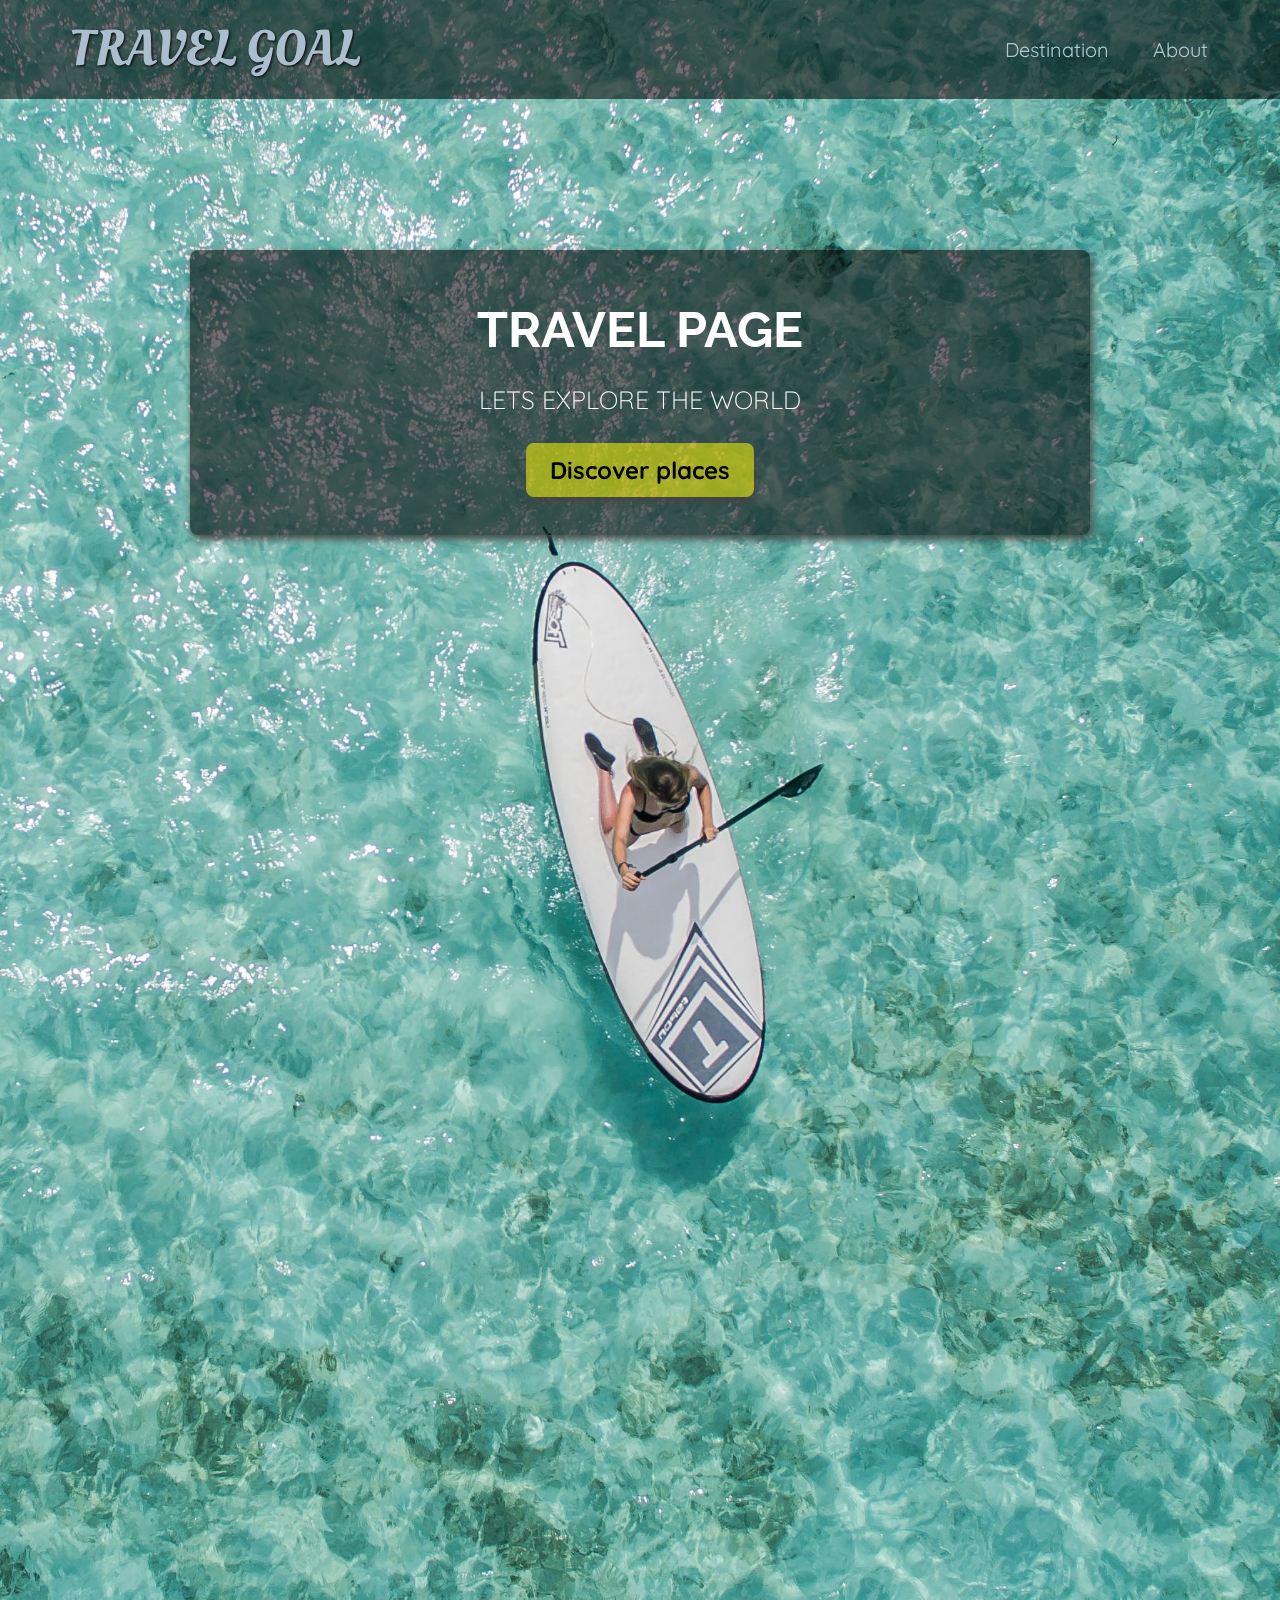
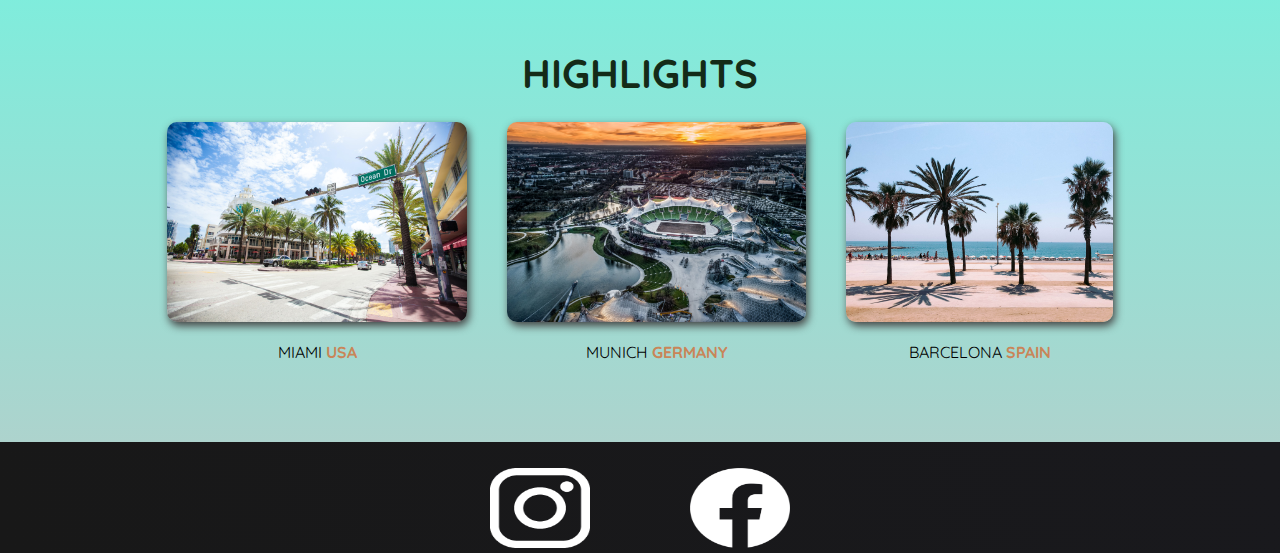
<file: index.html>
<!DOCTYPE html>
<html lang="en">
  <head>
    <title>Travel Goal</title>
    <link
      href="https://fonts.googleapis.com/css2?family=Raleway:wght@700&family=Oleo+Script:wght@700&family=Quicksand:wght@300;500;700&display=swap"
      rel="stylesheet"
    />
    <link href="styles/shared.css" rel="stylesheet" />
    <link href="styles/index.css" rel="stylesheet" />
  </head>
  <body>
    <header>
      <div id="logo">
        <a href="index.html">Travel goal</a>
      </div>
      <nav>
        <ul>
          <li><a href="pages/places.html">Destination</a></li>
          <li><a href="pages/about.html">About</a></li>
        </ul>
      </nav>
    </header>
    <main>
      <section id="hero">
        <div id="hero-content">
          <h1>Travel page</h1>
          <p>lets Explore the world</p>
          <a href="pages/places.html">Discover places</a>
        </div>
      </section>
      <section id="highlights">
        <h2>Highlights</h2>
        <ul id="Destination">
          <li class="Desti">
            <img src="image/places/miami.jpg" alt="streets of miami" />
            <p>miami <strong>USA</strong></p>
          </li>
          <li class="Desti">
            <img src="image/places/munich.jpg" alt="munich" />
            <p>munich <strong>Germany</strong></p>
          </li>
          <li class="Desti">
            <img src="image/places/barcelona.jpg" alt="barcelona"/>
            <p>barcelona <strong>spain</strong></p>
          </li>
        </ul>
      </section>
    </main>
    <footer>
      <ul>
        <li><a href="https://www.instagram.com/" target="_blank"><img src ="/image/icons/insta.png"></a></li>
        <li><a href="https://www.facebook.com/" target="_blank"><img src ="image/icons/facebook.png"></a></li>
      </ul>
    </footer>
  </body>
</html>
</file>
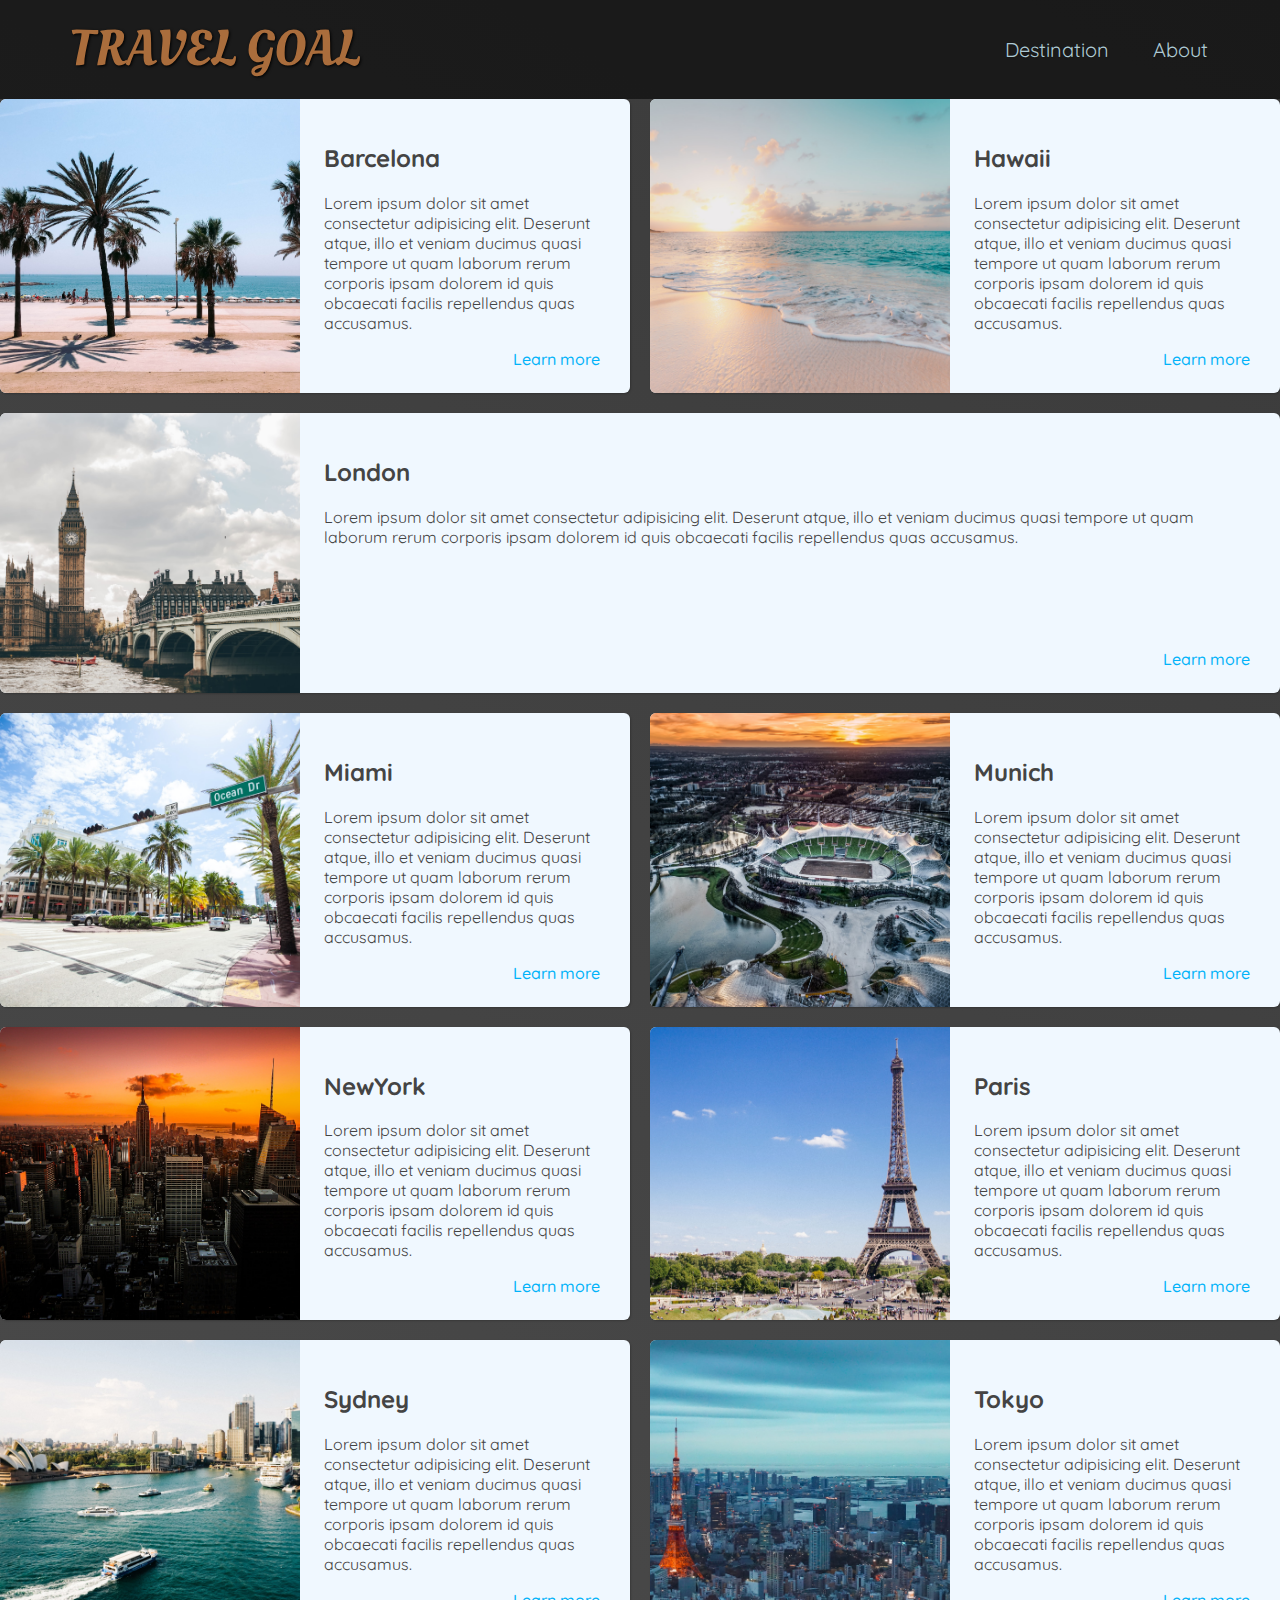
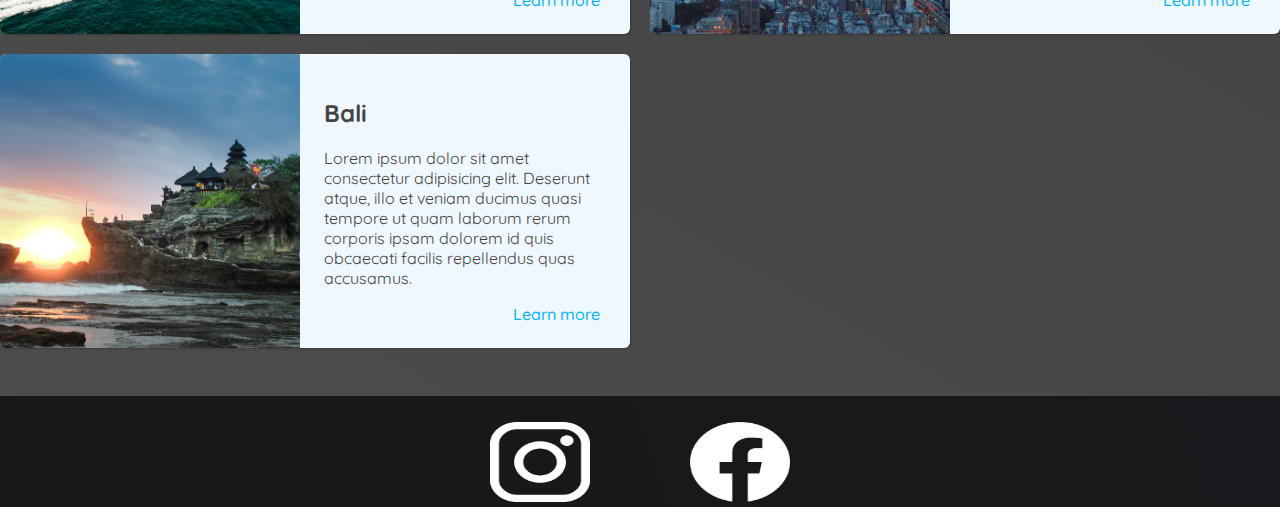
<file: pages/places.html>
<!DOCTYPE html>
<html lang="en">
  <head>
    <title>Travel Goal</title>
    <link
      href="https://fonts.googleapis.com/css2?family=Raleway:wght@700&family=Oleo+Script:wght@700&family=Quicksand:wght@300;500;700&display=swap"
      rel="stylesheet"
    />
    <link href="/styles/shared.css" rel="stylesheet" />
    <link href="/styles/places.css" rel="stylesheet" />
  </head>
  <body>
    <header>
      <div id="logo">
        <a href="/index.html">Travel goal</a>
      </div>
      <nav>
        <ul>
          <li><a href="/pages/places.html">Destination</a></li>
          <li><a href="/pages/about.html">About</a></li>
        </ul>
      </nav>
    </header>
    <main>
      <ul>
        <li>
          <img src="/image/places/barcelona.jpg" alt="image of barcelona" />
          <div class="content">
            <div>
              <h2>Barcelona</h2>
              <p>
                Lorem ipsum dolor sit amet consectetur adipisicing elit.
                Deserunt atque, illo et veniam ducimus quasi tempore ut quam
                laborum rerum corporis ipsam dolorem id quis obcaecati facilis
                repellendus quas accusamus.
              </p>
            </div>
            <div class="actions">
              <a href="https://en.wikipedia.org/wiki/Barcelona">Learn more</a>
            </div>
          </div>
        </li>
        <li>
          <img src="/image/places/hawaii.jpg" alt="image of hawaii" />
          <div class="content">
            <div>
              <h2>Hawaii</h2>
              <p>
                Lorem ipsum dolor sit amet consectetur adipisicing elit.
                Deserunt atque, illo et veniam ducimus quasi tempore ut quam
                laborum rerum corporis ipsam dolorem id quis obcaecati facilis
                repellendus quas accusamus.
              </p>
            </div>
            <div class="actions">
              <a href="https://en.wikipedia.org/wiki/Hawaii">Learn more</a>
            </div>
          </div>
        </li>
        <li>
          <img src="/image/places/london.jpg" alt="image of london" />
          <div class="content">
            <div>
              <h2>London</h2>
              <p>
                Lorem ipsum dolor sit amet consectetur adipisicing elit.
                Deserunt atque, illo et veniam ducimus quasi tempore ut quam
                laborum rerum corporis ipsam dolorem id quis obcaecati facilis
                repellendus quas accusamus.
              </p>
            </div>
            <div class="actions">
              <a href="https://en.wikipedia.org/wiki/London">Learn more</a>
            </div>
          </div>
        </li>
        <li>
          <img src="/image/places/miami.jpg" alt="image of miami" />
          <div class="content">
            <div>
              <h2>Miami</h2>
              <p>
                Lorem ipsum dolor sit amet consectetur adipisicing elit.
                Deserunt atque, illo et veniam ducimus quasi tempore ut quam
                laborum rerum corporis ipsam dolorem id quis obcaecati facilis
                repellendus quas accusamus.
              </p>
            </div>
            <div class="actions">
              <a href="https://en.wikipedia.org/wiki/Miami">Learn more</a>
            </div>
          </div>
        </li>
        <li>
          <img src="/image/places/munich.jpg" alt="image of munich" />
          <div class="content">
            <div>
              <h2>Munich</h2>
              <p>
                Lorem ipsum dolor sit amet consectetur adipisicing elit.
                Deserunt atque, illo et veniam ducimus quasi tempore ut quam
                laborum rerum corporis ipsam dolorem id quis obcaecati facilis
                repellendus quas accusamus.
              </p>
            </div>
            <div class="actions">
              <a href="https://en.wikipedia.org/wiki/Munich">Learn more</a>
            </div>
          </div>
        </li>
        <li>
          <img src="/image/places/new-york-city.jpg" alt="image of new-york-city" />
          <div class="content">
            <div>
              <h2>NewYork</h2>
              <p>
                Lorem ipsum dolor sit amet consectetur adipisicing elit.
                Deserunt atque, illo et veniam ducimus quasi tempore ut quam
                laborum rerum corporis ipsam dolorem id quis obcaecati facilis
                repellendus quas accusamus.
              </p>
            </div>
            <div class="actions">
              <a href="https://en.wikipedia.org/wiki/New_York_City">Learn more</a>
            </div>
          </div>
        </li>
        <li>
          <img src="/image/places/paris.jpg" alt="image of paris" />
          <div class="content">
            <div>
              <h2>paris</h2>
              <p>
                Lorem ipsum dolor sit amet consectetur adipisicing elit.
                Deserunt atque, illo et veniam ducimus quasi tempore ut quam
                laborum rerum corporis ipsam dolorem id quis obcaecati facilis
                repellendus quas accusamus.
              </p>
            </div>
            <div class="actions">
              <a href="https://en.wikipedia.org/wiki/Paris">Learn more</a>
            </div>
          </div>
        </li>
        <li>
          <img src="/image/places/sydney.jpg" alt="image of sydney" />
          <div class="content">
            <div>
              <h2>sydney</h2>
              <p>
                Lorem ipsum dolor sit amet consectetur adipisicing elit.
                Deserunt atque, illo et veniam ducimus quasi tempore ut quam
                laborum rerum corporis ipsam dolorem id quis obcaecati facilis
                repellendus quas accusamus.
              </p>
            </div>
            <div class="actions">
              <a href="https://en.wikipedia.org/wiki/Sydney">Learn more</a>
            </div>
          </div>
        </li>
        <li>
          <img src="/image/places/tokyo.jpg" alt="image of Tokyo" />
          <div class="content">
            <div>
              <h2>Tokyo</h2>
              <p>
                Lorem ipsum dolor sit amet consectetur adipisicing elit.
                Deserunt atque, illo et veniam ducimus quasi tempore ut quam
                laborum rerum corporis ipsam dolorem id quis obcaecati facilis
                repellendus quas accusamus.
              </p>
            </div>
            <div class="actions">
              <a href="https://en.wikipedia.org/wiki/Tokyo">Learn more</a>
            </div>
          </div>
        </li>
        <li>
          <img src="/image/places/bali.jpg" alt="image of bali" />
          <div class="content">
            <div>
              <h2>Bali</h2>
              <p>
                Lorem ipsum dolor sit amet consectetur adipisicing elit.
                Deserunt atque, illo et veniam ducimus quasi tempore ut quam
                laborum rerum corporis ipsam dolorem id quis obcaecati facilis
                repellendus quas accusamus.
              </p>
            </div>
            <div class="actions">
              <a href="https://en.wikipedia.org/wiki/Bali">Learn more</a>
            </div>
          </div>
        </li>
      </ul>
    </main>
    <footer>
      <ul>
        <li>
          <a href="https://www.instagram.com/" target="_blank"
            ><img src="/image/icons/insta.png"
          /></a>
        </li>
        <li>
          <a href="https://www.facebook.com/" target="_blank"
            ><img src="/image/icons/facebook.png"
          /></a>
        </li>
      </ul>
    </footer>
  </body>
</html>
</file>
<file: styles/shared.css>
body {
  font-family: "Quicksand", sans-serif;
  margin: 0;
}
header {
  background-color: rgba(0, 0, 0, 0.559);
  width: 100%;
  box-sizing: border-box;
  position: fixed;
  display: flex;
  flex-direction: row;
  justify-content: space-between;
  align-items: center;
  padding: 15px 60px;
}
#logo a {
  padding: 10px;
  font-family: "Oleo script", sans-serif;
  color: #abbece;
  font-size: 50px;
  text-decoration: none;
  text-transform: uppercase;
  text-shadow: 1px 1px 3px black;
}
#logo a:hover {
    color:rgb(170,109,60);
}

ul {
  list-style: none;
  margin: 0;
  padding: 0;
}
header ul {
  display: flex;
}
header li {
  margin-left: 20px;
}
header a {
  text-decoration: none;
  color: rgb(174, 202, 212);
  font-size: 20px;
  padding: 12px;
  text-shadow: 1px 1px 2px rgb(0, 0, 0, 0.2);
}
header ul a:hover {
  color: rgb(92, 194, 231);
  background-color: rgb(82, 113, 113);
  border-radius: 20px;
}
footer {
  background:linear-gradient(70deg,rgb(24,24,24),rgb(25,25,29));
    margin-bottom: 0;
    padding:26px;
    padding-bottom: 5px;
}
footer li {
  height: 80px;
  width: 100px;
    margin:0 50px;
}
footer img{
    width: 100%;
    height: 100%;
    
}
footer ul{
    display: flex;
    justify-content: center;
}
</file>
<file: styles/index.css>
#hero {
  height: 100rem;
  background-image: url("/image/places/ocean.jpg");
  background-position: center;
  background-size: cover;
}
#hero-content {
  width: 900px;
  background-color: rgba(0, 0, 0, 0.559);
  box-shadow: 2px 4px 8px rgb(68, 67, 67);
  border-radius: 8px;
  text-align: center;
  padding: 50px 0;
  margin: 0 auto;
  position: relative;
  top: 250px;
}
#hero-content h1 {
  color: white;
  text-transform: uppercase;
  font-size: 50px;
  font-family: "Raleway", sans-serif;
  margin: 0;
}
#hero-content p {
  color: white;
  text-transform: uppercase;
  font-size: 25px;
  font-weight: 300;
  margin-bottom: 40px;
}
#hero-content a {
  text-decoration: none;
  background-color: rgba(255, 251, 0, 0.532);
  padding: 12px 24px;
  color: black;
  font-size: 24px;
  font-weight: 700;
  border-radius: 8px;
  box-shadow: 2px 4px 8px rgb(68, 67, 67);
}
#hero-content a:hover {
  background-color: rgb(255, 251, 0);
}
#Destination {
  display: flex;
  width: 90%;
  margin: auto;
  margin-bottom: 40px;
  justify-content: center;
}
#Destination p {
  text-transform: uppercase;
  text-align: center;
}
.Desti{
    margin: 0 20px;
}
.Desti img {
  height: 200px;
  width: 100%;
  box-shadow: 2px 4px 8px rgb(68,67,67);
  border-radius: 10px;
  object-fit: cover;
  
}
#highlights h2{
    color: rgb(20,43,24);
    text-transform: uppercase;
    text-align: center;
    margin: 24px 0;
    
    font-size: 40px;
}
#highlights {
  background:linear-gradient(180deg,rgba(84, 230, 208, 0.746),rgb(173, 211, 205));
  padding:24px;
}
p strong{
    color: rgb(201,133,88);
}
</file>
<file: styles/places.css>
body{
    background: linear-gradient(30deg,rgb(77,77,77),rgb(58,58,58));
    color:rgb(68,68,68);
}
#logo a{
    color:rgb(170,109,60);
}
#logo a:hover{
    color: #abbece;
}
header{
    position:static;
}
 

main ul{
    
    width: 80rem;
    margin: 0 auto 48px auto;
    display: grid;
    grid-template-columns: 1fr 1fr;
    gap:20px 20px;
    
    
}

li:nth-of-type(3){
    
   grid-column: 1 /span 2;
   width: 100%;
   height: 280px;
}
main li {
    display: flex;
    background-color: aliceblue;
    box-shadow: 1px 1px 2px rgba(0,0,0,0.2);
    border-radius: 6px;
    overflow: hidden;
    
    
    
}
main li img{
    width:300px;
    height: 100%;
   object-fit:cover;
}
main h2{
    text-transform: capitalize;
}

    
.content{
    padding:24px;
    display: flex;
    flex-direction: column;
    justify-content: space-between;
   
}

.actions {
  text-align: right;
}
.actions a{
    color: rgb(2, 179, 249);
    text-decoration: none;
    font-weight: 500;
    padding: 6px;
    border-radius: 3px;
}
.actions a:hover{
    background-color: rgba(159, 255, 255, 0.296);
    
}
</file>
